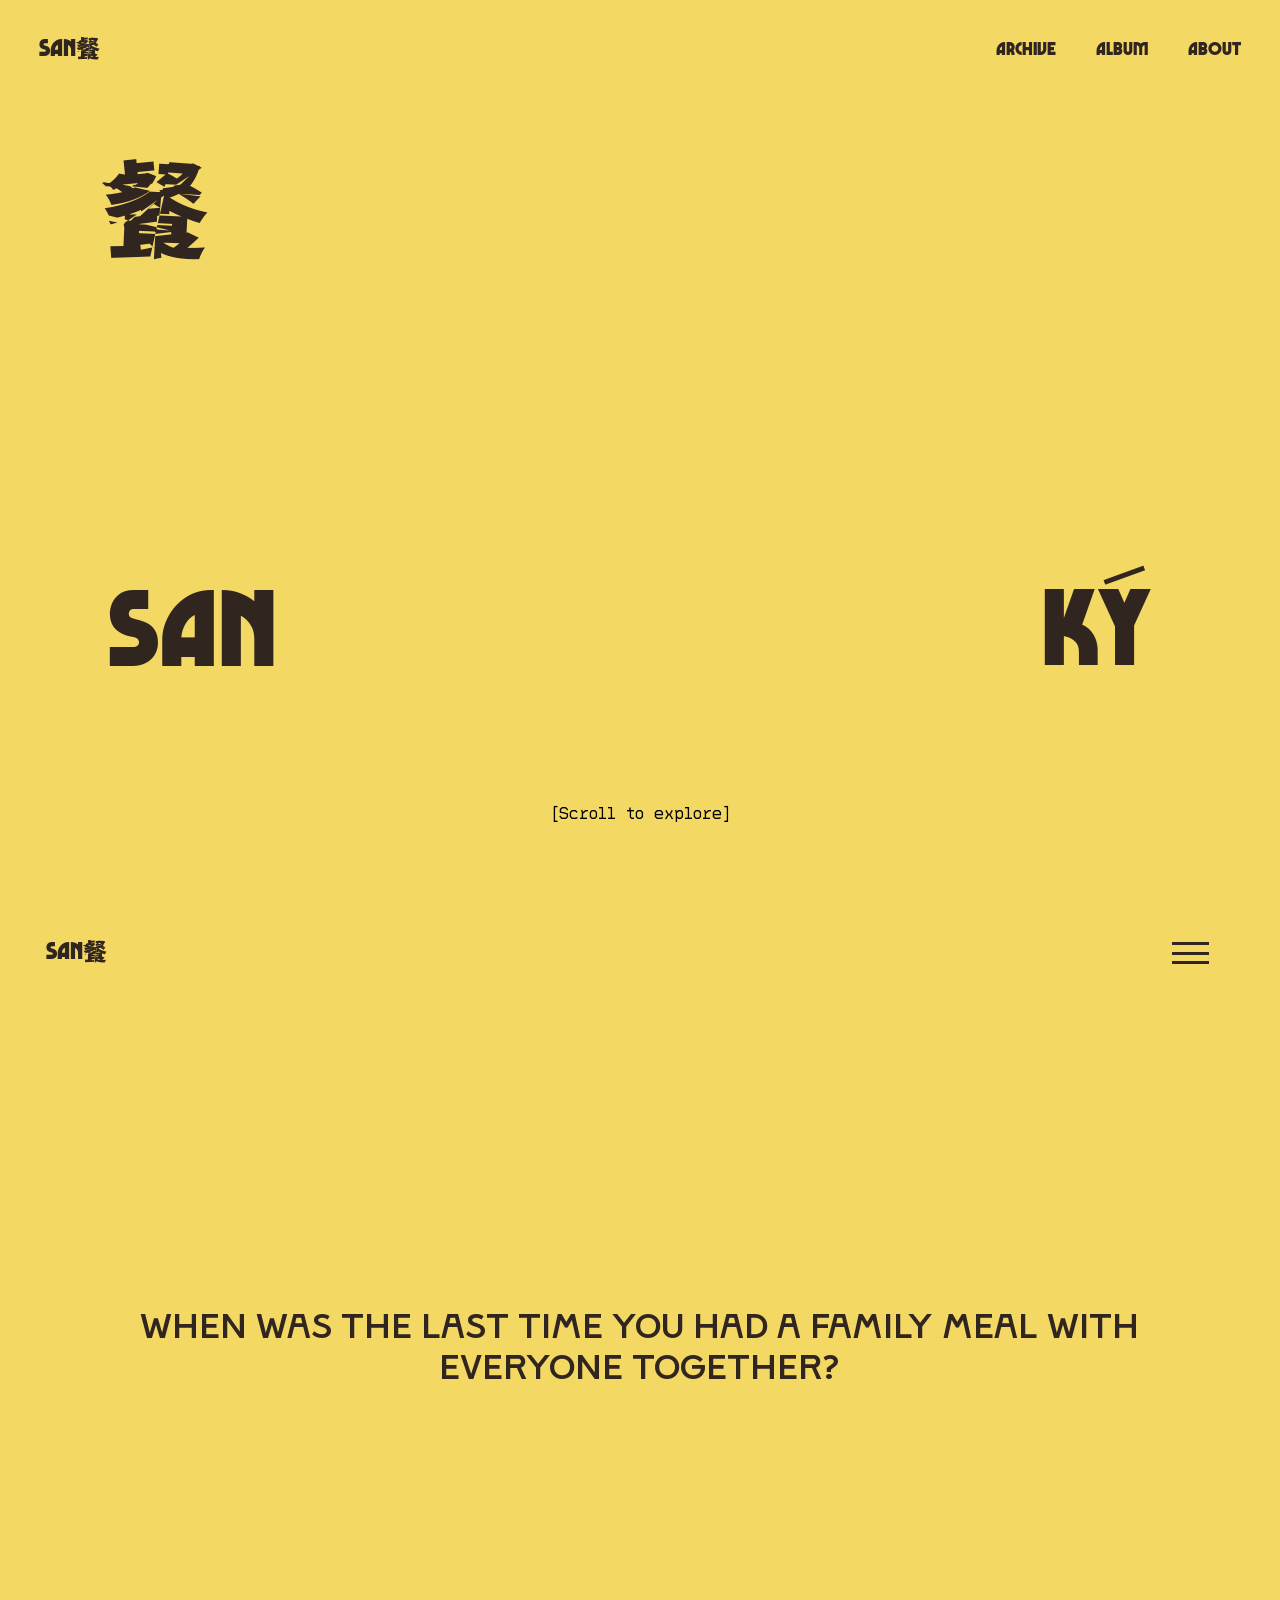
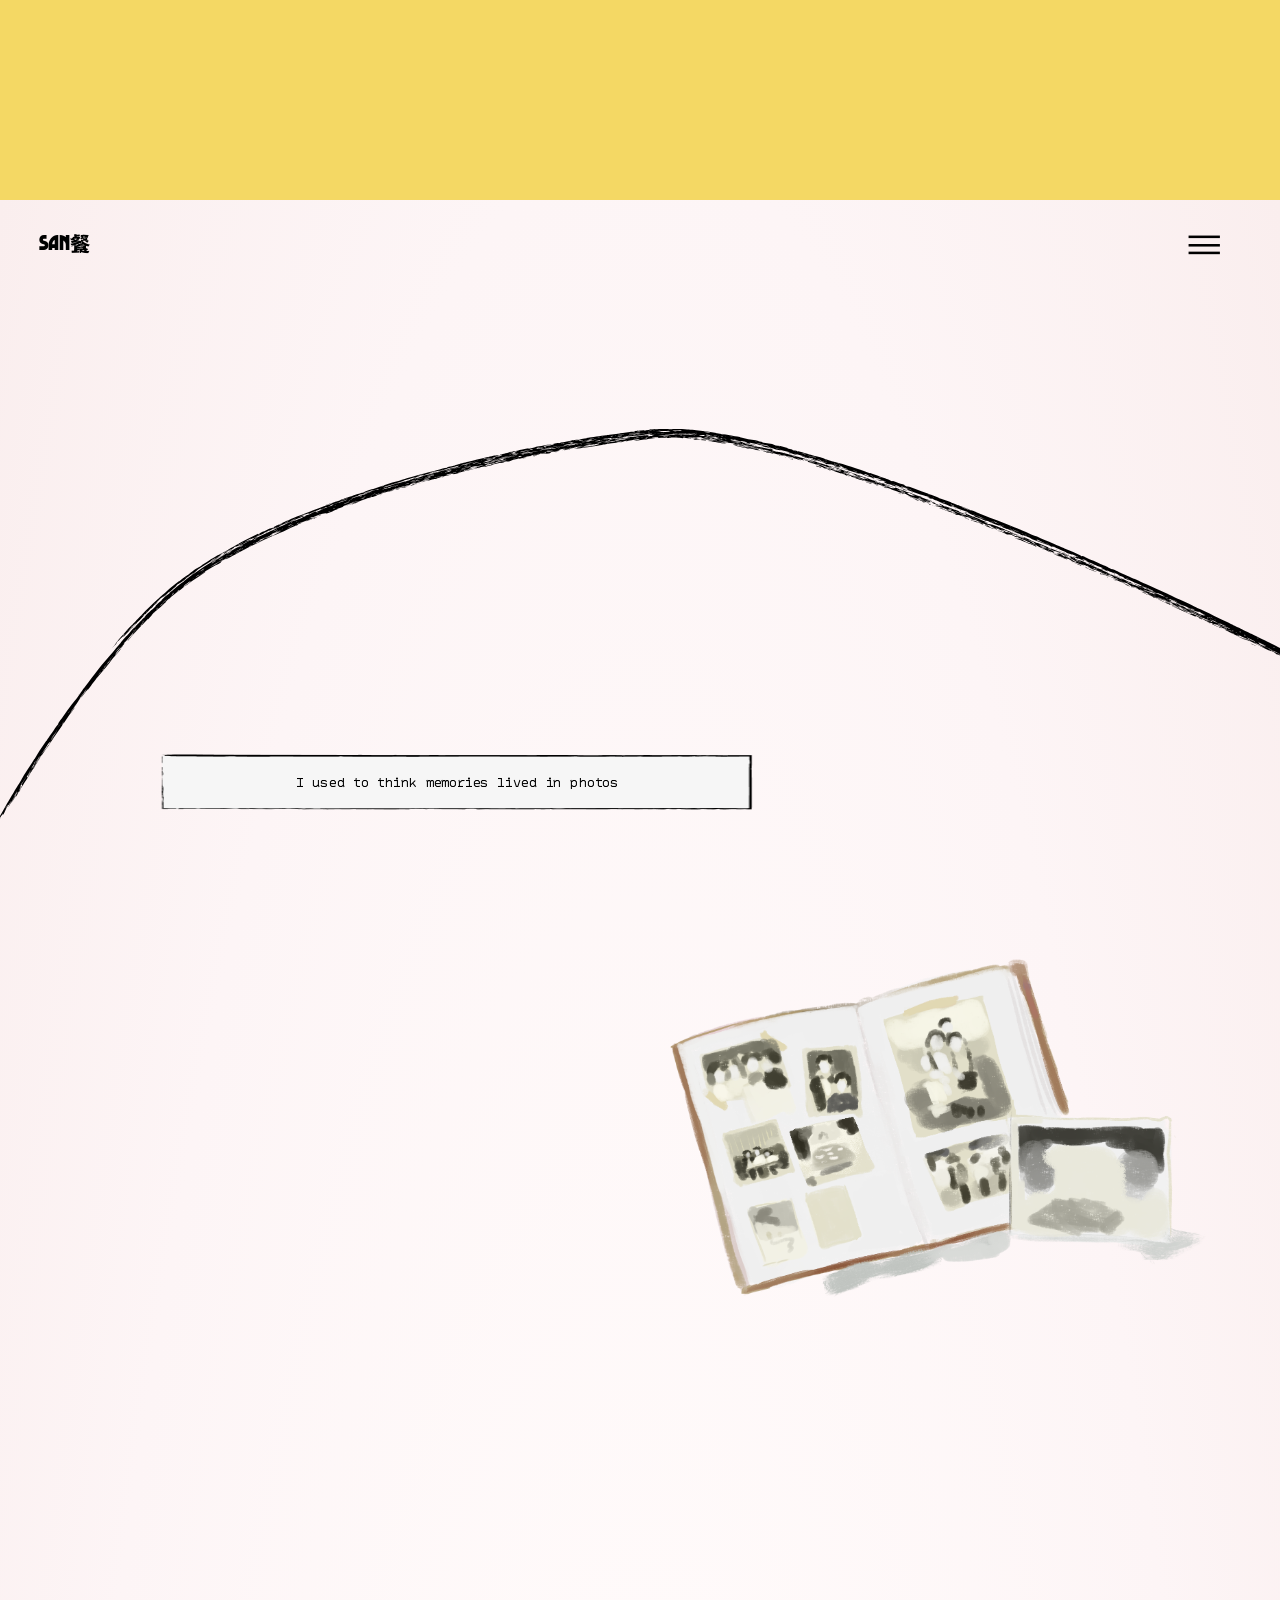
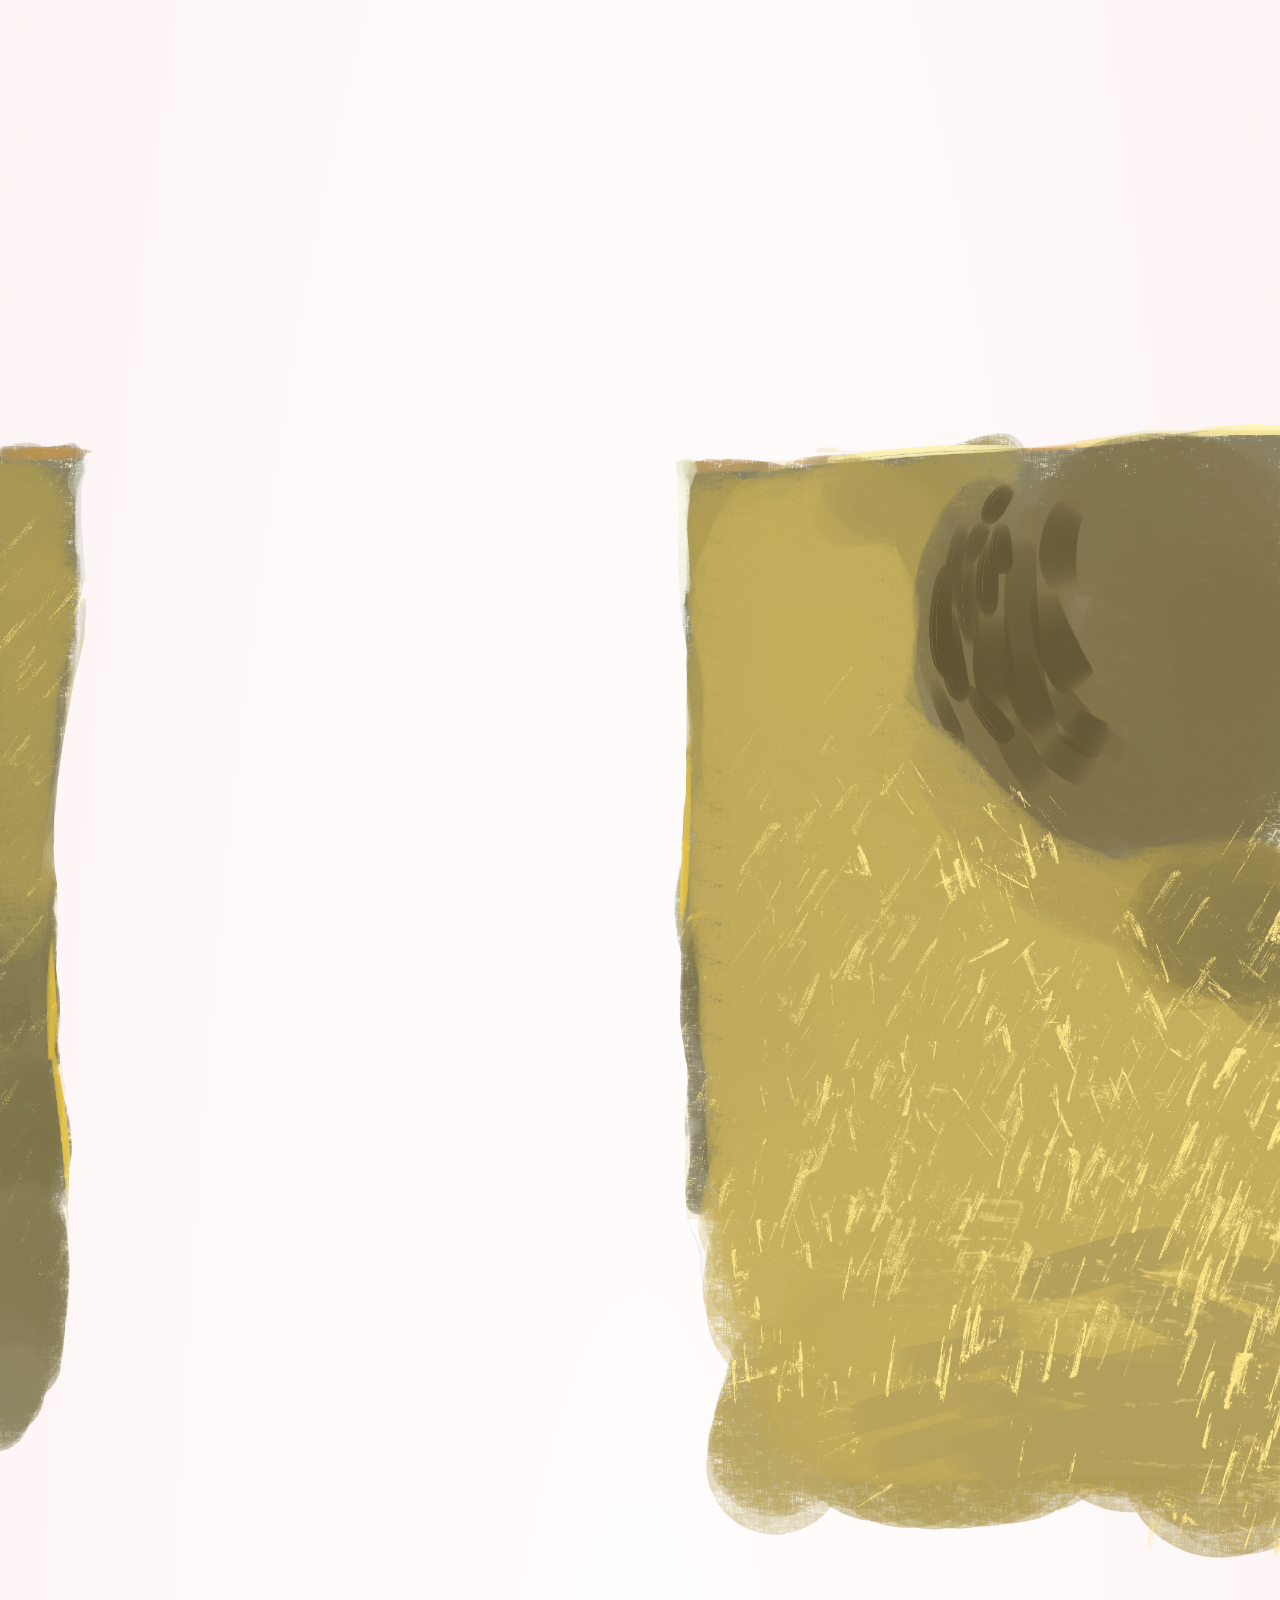
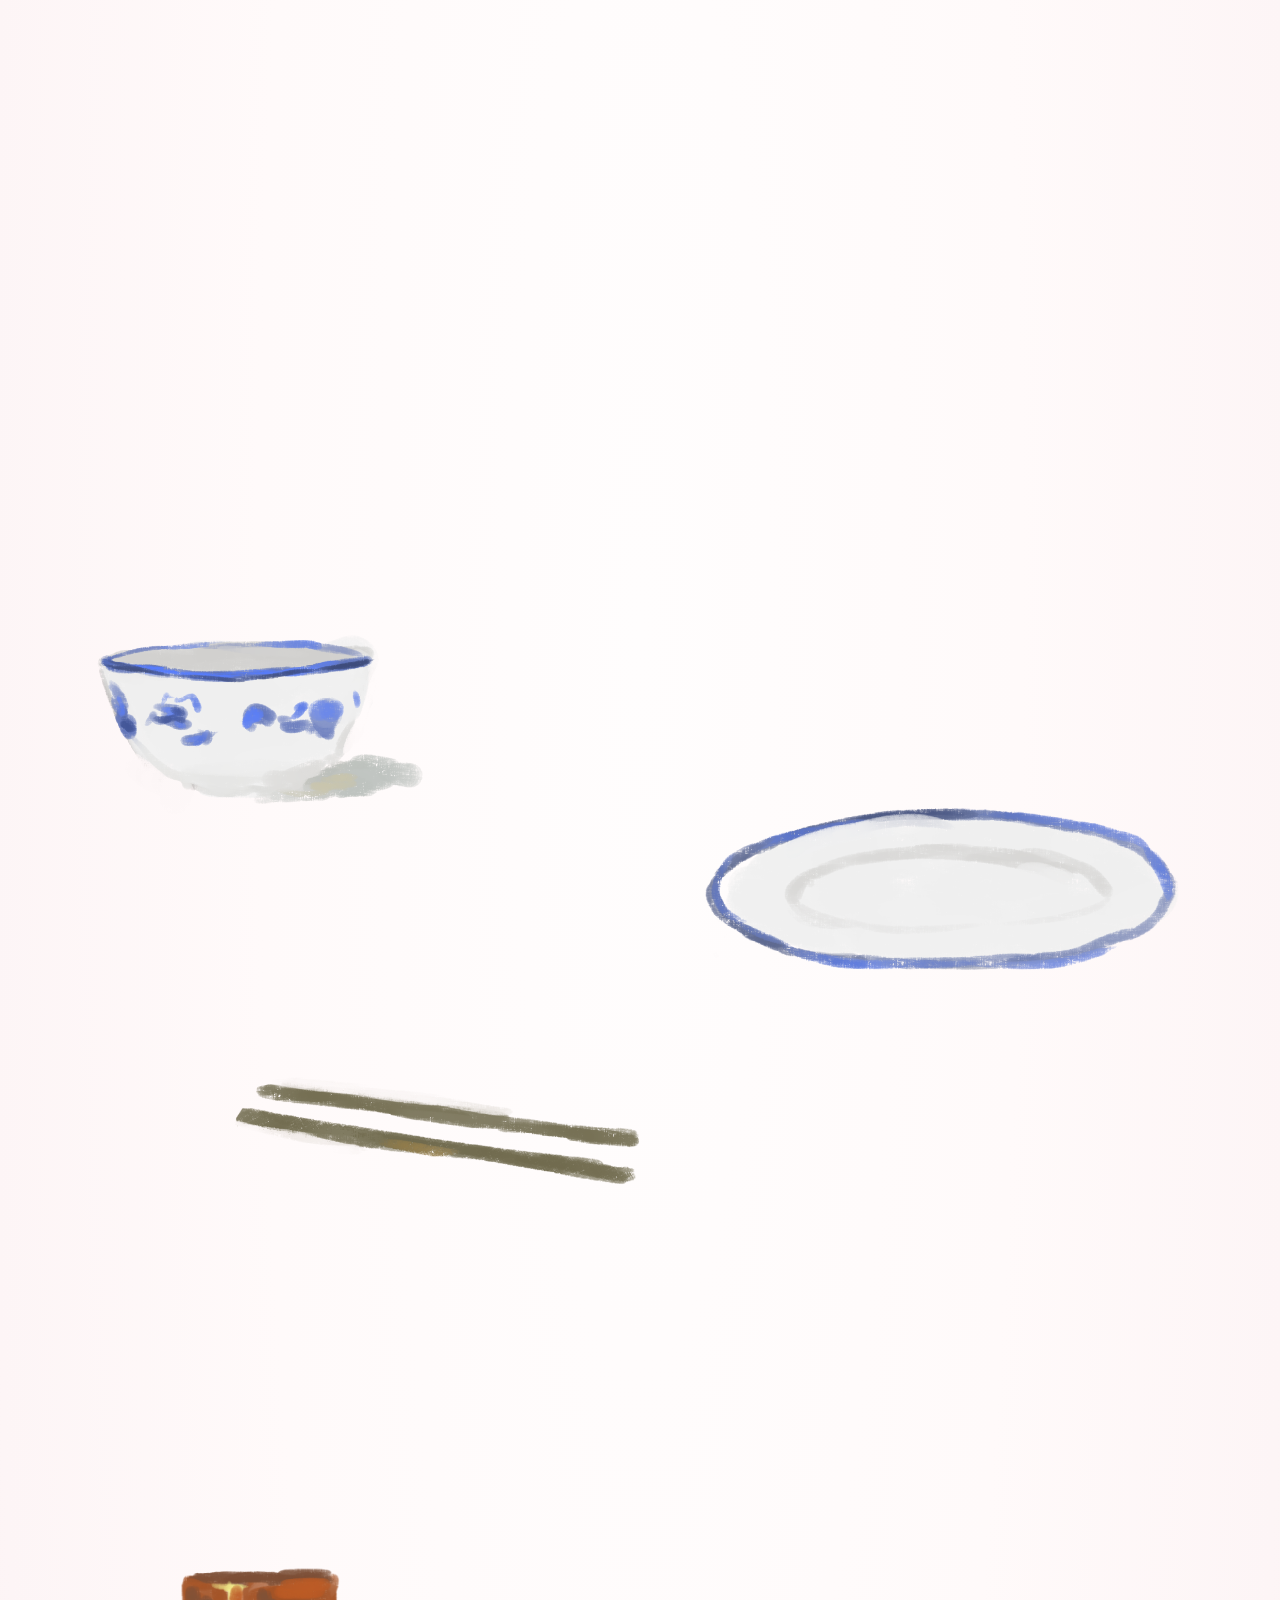
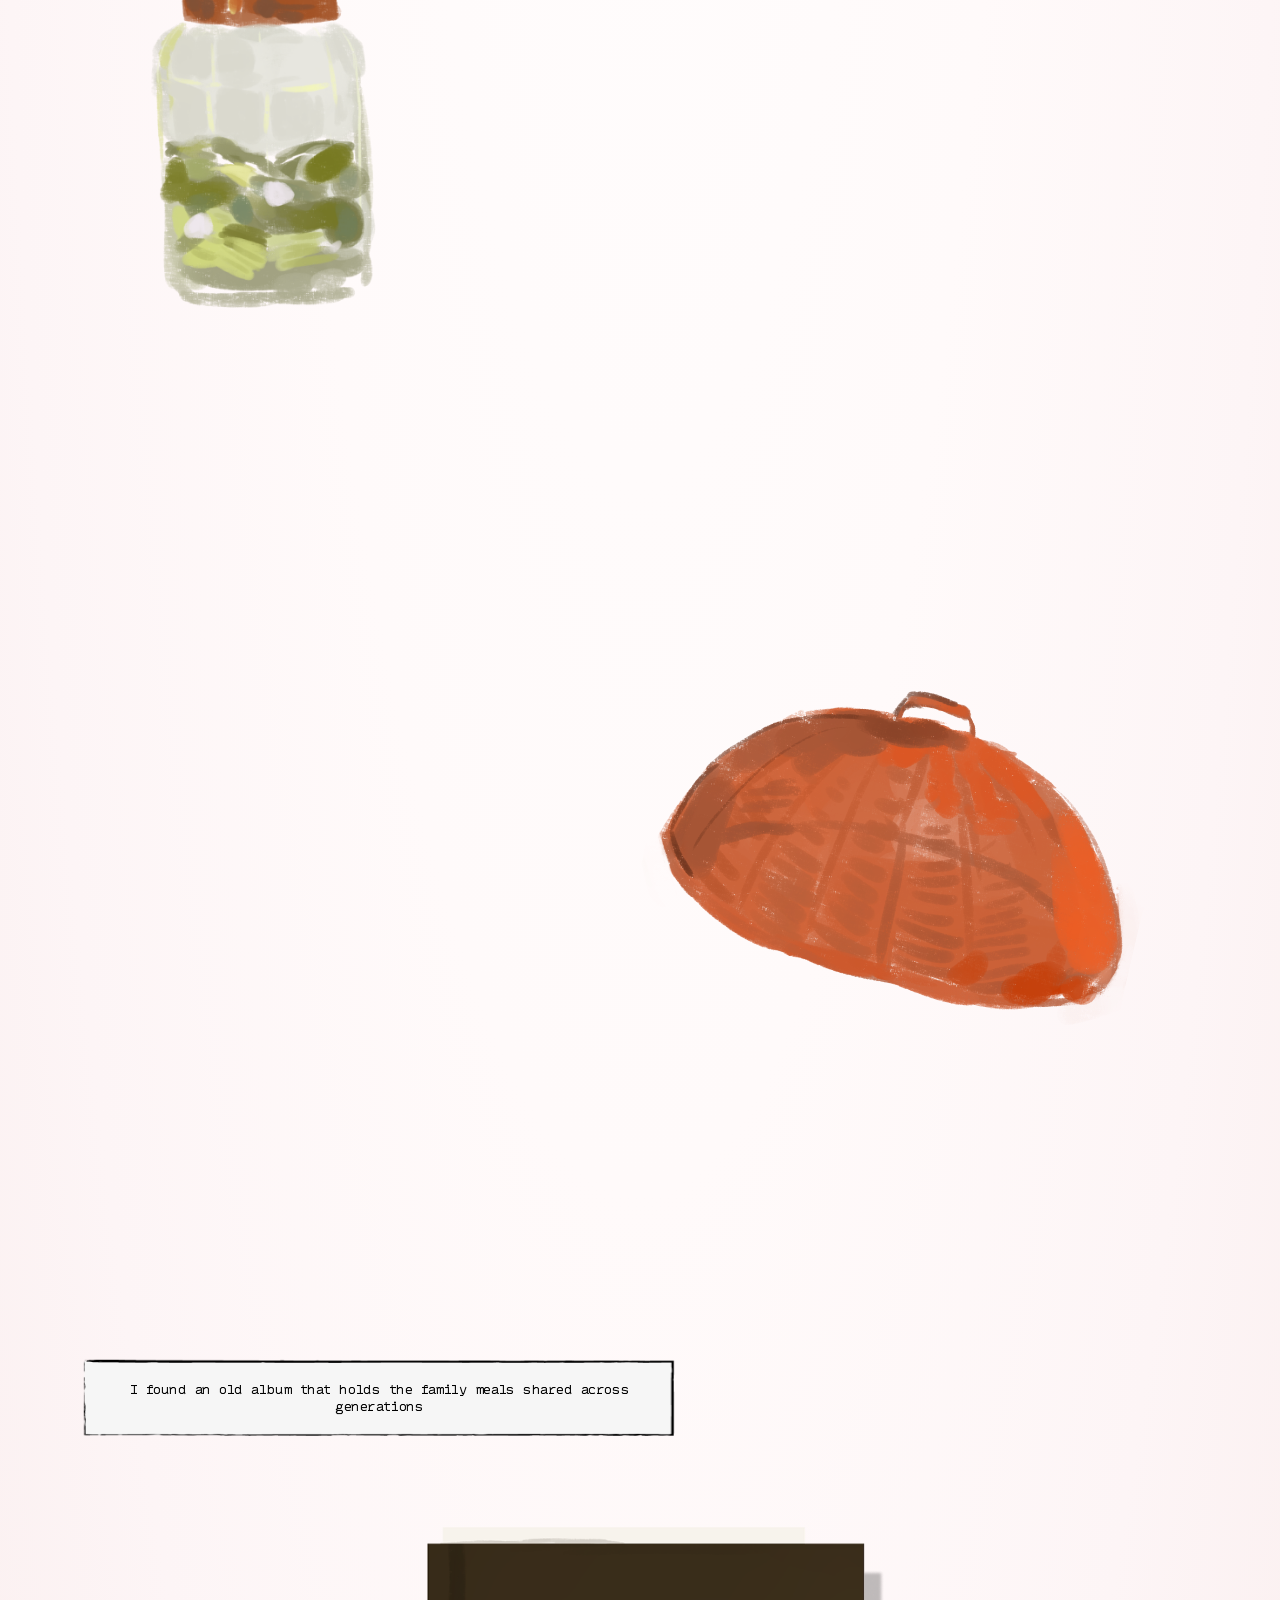
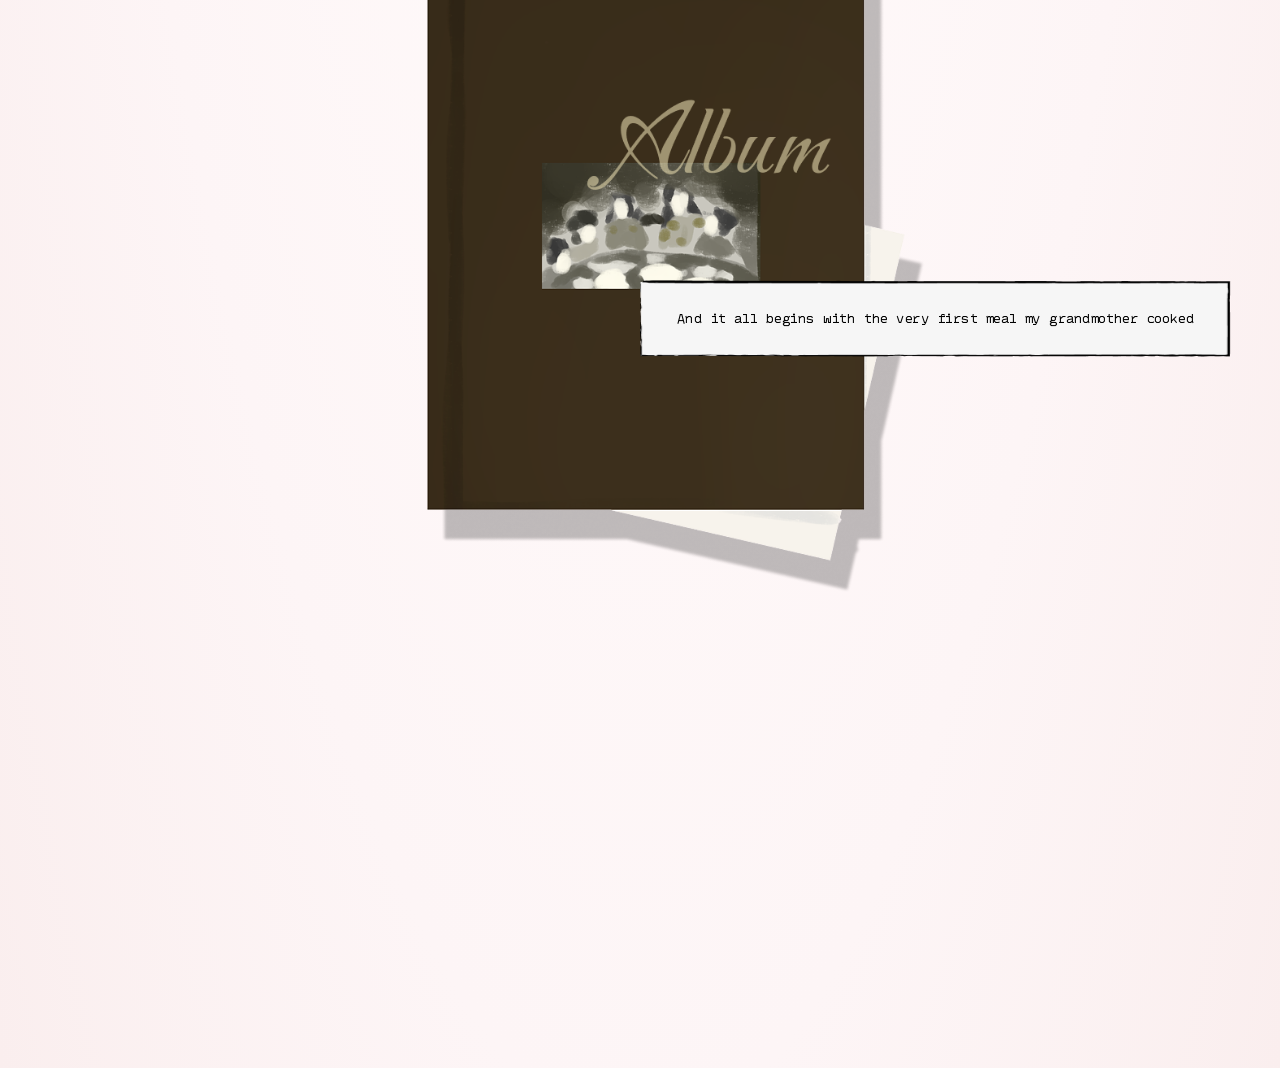
<file: index.html>
<!DOCTYPE html>
<html lang="en">

<head>
    <meta charset="UTF-8">
    <meta name="viewport" content="width=device-width, initial-scale=1.0">
    <title>SAN Ký</title>
    <link rel="stylesheet" href="./Style.css">
</head>

<body>

    <section class="hero" id="heroSection">

        <div class="brand">
            <span class="brand-text">San</span>
            <span class="brand-cn">餐</span>
        </div>

        <nav class="nav-links">
            <a href="pick đồ ăn/Archive/archive.html">Archive</a>
            <a href="album/1975/index.html">Album</a> 
            <a href="#">About

            </a> 
        </nav>

        <div class="hero-kanji">餐</div>

        <div class="hero-title-left">SAN</div>

        <div class="hero-title-right">KÝ</div>

        <div class="scroll-hint">
            [Scroll to explore]
        </div>

        <div id="cursorTrail"></div>

    </section>


    <section class="story-screen" id="storyScreen">

        <div class="story-brand">
            <span class="brand-text">San</span>
            <span class="brand-cn">餐</span>
        </div>

        <button class="menu-btn" type="button">
            <span></span>
            <span></span>
            <span></span>
        </button>

        <div class="story-content">

            <div class="story-stage active" id="questionStage">

                <p class="story-text reveal-line">
                    WHEN WAS THE LAST TIME YOU HAD A FAMILY MEAL WITH EVERYONE TOGETHER?
                </p>

            </div>

            <div class="story-stage" id="seatStage">

                <p class="story-text reveal-line">
                    Take a seat
                </p>

            </div>

            <div class="story-stage" id="discoverStage">

                <p class="story-text reveal-line">
                    Let's dIscover IT together
                </p>

                <button
                    class="start-btn"
                    id="startButton"
                    type="button"
                >

                    <img
                        id="startButtonImage"
                        src="./assets/button/START.png"
                        alt="START"
                    >

                </button>

            </div>

        </div>

    </section>


    <section class="memory-screen" id="memoryScreen">

        <div class="memory-brand">
            <span class="brand-text">San</span>
            <span class="brand-cn">餐</span>
        </div>

        <button class="memory-menu-btn" type="button">
            <span></span>
            <span></span>
            <span></span>
        </button>


        <div
            class="memory-message memory-message-1"
            id="memoryMessage1"
        >

            <div class="memory-text memory-text-1">
                The soft clinking of bowls and chopsticks can be heard
            </div>

        </div>


        <div
            class="memory-message memory-message-2"
            id="memoryMessage2"
        >

            <div class="memory-text memory-text-2">
                They live around the dining table, in the meals we share with the people we love
            </div>

        </div>


        <div
            class="memory-message memory-message-3"
            id="memoryMessage3"
        >

            <div class="memory-text memory-text-3">
                Some memories are not found in big moments
            </div>

        </div>


        <div
            class="memory-scroll-hint"
            id="memoryScrollHint"
        >
            [Scroll to explore]
        </div>

    </section>


    <section
        class="journey-section"
        id="journeySection"
    >

        <div class="journey-canvas">


            <div class="journey-header">

                <span class="brand-text">
                    San
                </span>

                <span class="brand-cn">
                    餐
                </span>

            </div>


            <button
                class="journey-menu"
                type="button"
            >

                <span></span>
                <span></span>
                <span></span>

            </button>


            <img
                class="curve-frame"
                src="./assets/story/curve.svg"
                alt=""
            >


            <div class="story-frame story-frame-1">

                <img
                    src="./assets/story/frame.png"
                    alt=""
                >

                <p>
                    I used to think memories lived in photos
                </p>

            </div>


            <img
                class="long-ban"
                src="./assets/story/album-photo.png"
                alt=""
            >


            <div
                class="kitchen-scene"
                id="kitchenScene"
            >

                <div
                    class="kitchen-reveal"
                    id="kitchenReveal"
                >

                    <img
                        src="./assets/story/kitchen.png"
                        class="kitchen-source"
                        id="kitchenSource"
                        alt=""
                    >

                    <canvas
                        id="kitchenCanvas"
                        class="kitchen-canvas"
                    ></canvas>

                    <img
                        src="./assets/story/kitchen-front.png"
                        class="kitchen-wall"
                        alt=""
                    >

                </div>

            </div>


            <div
                class="story-frame story-frame-2 journey-text-2"
                id="journeyText2"
            >

                <img
                    src="./assets/story/frame.png"
                    alt=""
                >

                <p>
                    Later, I found them in a simple bowl, a pair of chopsticks,
                    or a familiar dish on the table
                </p>

            </div>


            <img
                class="food food-bowl"
                src="./assets/story/bowl.png"
                alt=""
            >


            <img
                class="food food-plate"
                src="./assets/story/plate.png"
                alt=""
            >


            <img
                class="food food-chopsticks"
                src="./assets/story/chopsticks.png"
                alt=""
            >


            <img
                class="food food-jar"
                src="./assets/story/salt-jar.png"
                alt=""
            >


            <img
                class="album-open"
                src="./assets/story/food-cover.png"
                alt=""
            >


            <div class="story-frame story-frame-3">

                <img
                    src="./assets/story/frame.png"
                    alt=""
                >

                <p>
                    I found an old album that holds the family meals
                    shared across generations
                </p>

            </div>


           <img 
    class="album-cover"
    id="openAlbum"
    src="./assets/story/album.png" 
    alt="" 
>


        


            <div class="story-frame story-frame-4">

                <img
                    src="./assets/story/frame.png"
                    alt=""
                >

                <p>
                    And it all begins with the very first meal
                    my grandmother cooked
                </p>

            </div>


        </div>

    </section>


    <script src="./script.js"></script>

</body>

</html>
</file>
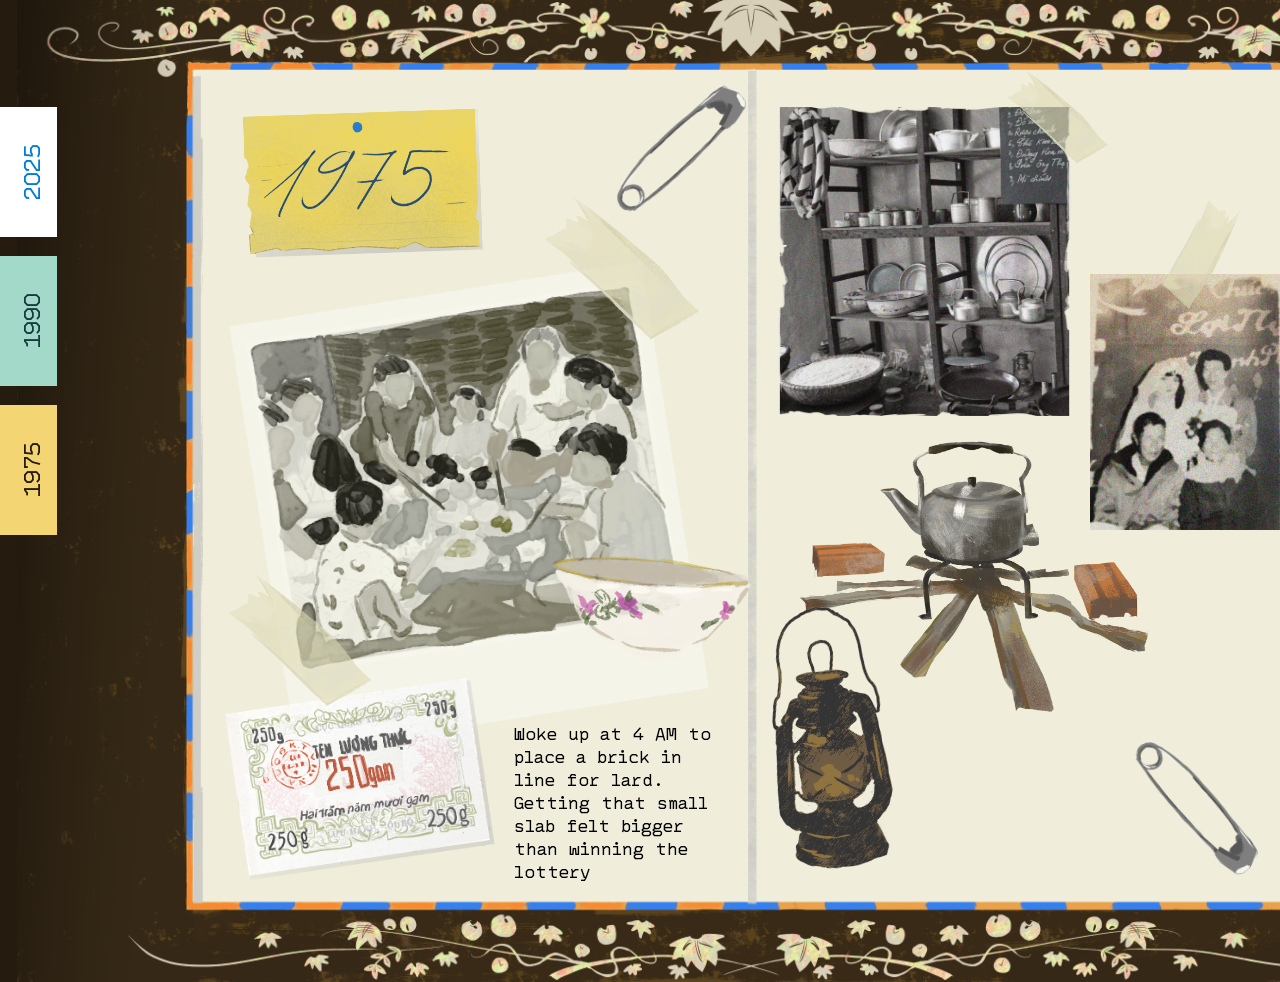
<file: album/1975/index.html>
<!DOCTYPE html>
<html lang="vi">

<head>
    <meta charset="UTF-8">
    <meta name="viewport" content="width=device-width, initial-scale=1.0">
    <title>Album 1975</title>
    <link rel="stylesheet" href="./style.css">
</head>

<body>

    <div class="canvas-container">

        <img
            class="hero-bg"
            src="./assets/vien.png"
            alt="Background"
            draggable="false"
        >

        <div class="left-bar"></div>

        <div
            class="year-tab tab-1975"
            data-property-1="Active"
        >
            <span class="text-1975">
                1975
            </span>
        </div>

        <div
            class="year-tab tab-1990"
            data-property-1="Default"
        >
            <span class="text-1990">
                1990
            </span>
        </div>

        <div
            class="year-tab tab-2025"
            data-property-1="Default"
        >
            <span class="text-2025">
                2025
            </span>
        </div>

        <div class="right-bar"></div>

        

        <div class="quote-container">

            <div class="quote-text">
                Woke up at 4 AM to place a brick in line for lard.
                Getting that small slab felt bigger than winning the lottery
            </div>

        </div>

        <div
            class="photo-frame timeline-trigger"
            id="timeline1975"
            data-timeline="1975"
            data-property-1="Default"
        >
            <img
                src="./assets/anh1975.png"
                alt="Main Photo 1975"
                draggable="false"
            >
        </div>

        <img
            class="img-1 draggable"
            src="./assets/1975tag.png"
            alt="1975 Tag"
            draggable="false"
        >

        <img
            class="img-2 draggable"
            src="./assets/tem_luong_thuc.png"
            alt="Tem luong thuc"
            draggable="false"
        >

        <img
            class="img-3 draggable"
            src="./assets/ghim.png"
            alt="Ghim 1"
            draggable="false"
        >

        <img
            class="img-4 draggable"
            src="./assets/ghim.png"
            alt="Ghim 2"
            draggable="false"
        >

        <img
            class="img-5 draggable"
            src="./assets/tape.png"
            alt="Tape 1"
            draggable="false"
        >

        <img
            class="img-6 draggable"
            src="./assets/tape.png"
            alt="Tape 2"
            draggable="false"
        >

        <img
            class="img-7 draggable"
            src="./assets/anh_1.png"
            alt="Photo 1"
            draggable="false"
        >

        <img
            class="img-8 draggable"
            src="./assets/anh_2.png"
            alt="Photo 2"
            draggable="false"
        >

        <img
            class="img-9 draggable"
            src="./assets/cui.png"
            alt="Cui"
            draggable="false"
        >

        <img
            class="img-10 draggable"
            src="./assets/den_dau.png"
            alt="Den dau"
            draggable="false"
        >

        <img
            class="img-11 draggable"
            src="./assets/tape.png"
            alt="Tape 3"
            draggable="false"
        >

        <img
            class="img-12 draggable"
            src="./assets/tape.png"
            alt="Tape 4"
            draggable="false"
        >

        <img
            class="img-13 draggable"
            src="./assets/bathoa.png"
            alt="Bat hoa"
            draggable="false"
        >

    </div>

    <script src="./script.js"></script>

</body>

</html>
</file>
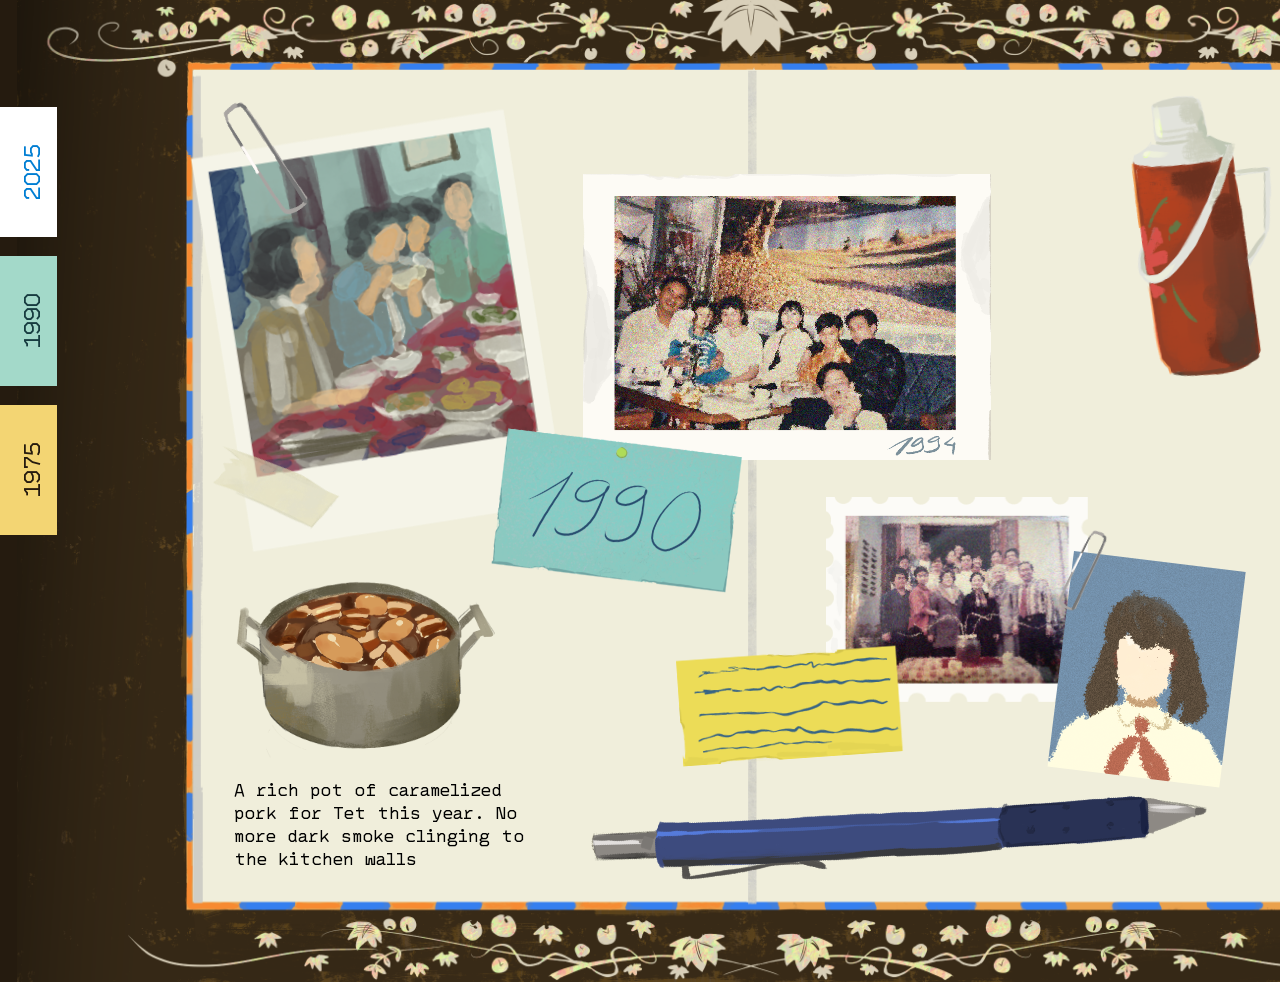
<file: album/1990/index.html>
<!DOCTYPE html>
<html lang="vi">

<head>
    <meta charset="UTF-8">
    <meta name="viewport" content="width=device-width, initial-scale=1.0">
    <title>Album 1990</title>
    <link rel="stylesheet" href="./style.css">
</head>

<body>

    <div class="canvas-container">

        <img
            class="hero-bg"
            src="./assets/vien.png"
            alt="Background"
            draggable="false"
        >

        <div class="left-bar"></div>

        <div
            class="year-tab tab-1975"
            data-property-1="Default"
        >
            <span class="text-1975">
                1975
            </span>
        </div>

        <div
            class="year-tab tab-1990"
            data-property-1="Active"
        >
            <span class="text-1990">
                1990
            </span>
        </div>

        <div
            class="year-tab tab-2025"
            data-property-1="Default"
        >
            <span class="text-2025">
                2025
            </span>
        </div>

        <div class="right-bar"></div>

        <div class="quote-container">

            <div class="quote-text">
                A rich pot of caramelized pork for Tet this year.
                No more dark smoke clinging to the kitchen walls
            </div>

        </div>

        <div
            class="photo-frame timeline-trigger"
            id="timeline1990"
            data-timeline="1990"
            data-property-1="Default"
        >
            <img
                src="./assets/anh1990.png"
                alt="Main Photo 1990"
                draggable="false"
            >
        </div>

        <img
            class="img-1 draggable"
            src="./assets/phich_nuoc.png"
            alt="Phich nuoc"
            draggable="false"
        >

        <img
            class="img-2 draggable"
            src="./assets/clipper1.png"
            alt="Clipper 1"
            draggable="false"
        >

        <img
            class="img-3 draggable"
            src="./assets/noi_thit_kho.png"
            alt="Noi thit kho"
            draggable="false"
        >

        <img
            class="img-4 draggable"
            src="./assets/1994.png"
            alt="1994"
            draggable="false"
        >

        <img
            class="img-5 draggable"
            src="./assets/1990tag.png"
            alt="1990 Tag"
            draggable="false"
        >

        <img
            class="img-6 draggable"
            src="./assets/tape.png"
            alt="Tape"
            draggable="false"
        >

        <img
            class="img-7 draggable"
            src="./assets/pen.png"
            alt="Pen"
            draggable="false"
        >

        <img
            class="img-8 draggable"
            src="./assets/anh_1990_2.png"
            alt="Photo 1990 2"
            draggable="false"
        >

        <img
            class="img-9 draggable"
            src="./assets/note1.png"
            alt="Note"
            draggable="false"
        >

        <img
            class="img-10 draggable"
            src="./assets/anh_the.png"
            alt="Anh the"
            draggable="false"
        >

        <img
            class="img-11 draggable"
            src="./assets/clipper1.png"
            alt="Clipper 2"
            draggable="false"
        >

    </div>

    <script src="./script.js"></script>

</body>

</html>
</file>
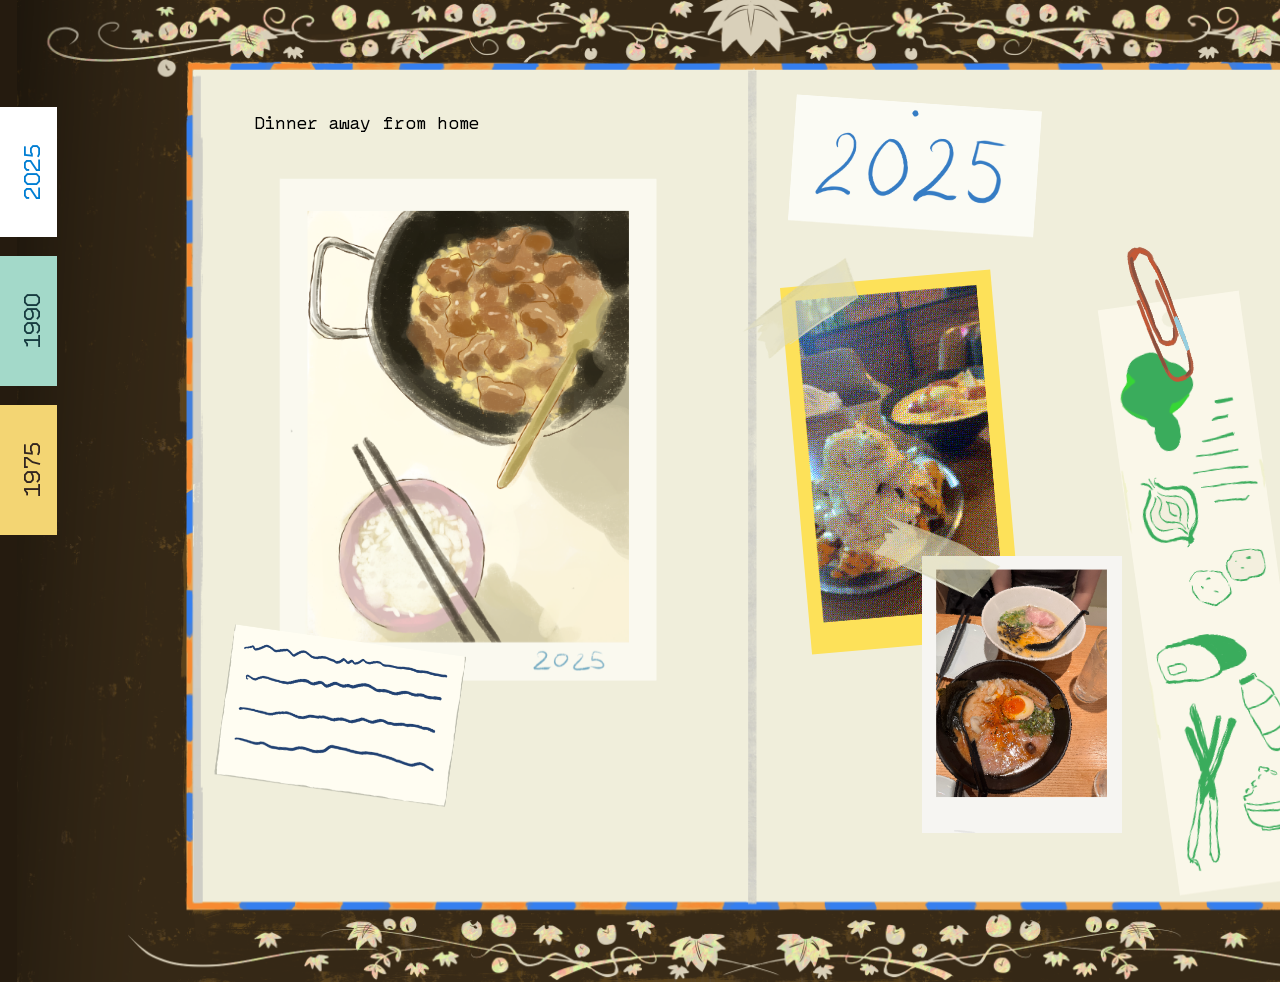
<file: album/2025/index.html>
<!DOCTYPE html>
<html lang="vi">

<head>
    <meta charset="UTF-8">
    <meta name="viewport" content="width=device-width, initial-scale=1.0">
    <title>Album 2025</title>
    <link rel="stylesheet" href="./style.css">
</head>

<body>

    <div class="canvas-container">

        <img
            class="hero-bg"
            src="./assets/vien.png"
            alt="Background"
            draggable="false"
        >

        <div class="left-bar"></div>

        <div
            class="year-tab tab-1975"
            data-property-1="Default"
        >
            <span class="text-1975">
                1975
            </span>
        </div>

        <div
            class="year-tab tab-1990"
            data-property-1="Default"
        >
            <span class="text-1990">
                1990
            </span>
        </div>

        <div
            class="year-tab tab-2025"
            data-property-1="Active"
        >
            <span class="text-2025">
                2025
            </span>
        </div>

        <div class="right-bar"></div>


        <div class="title-container">

            <div class="title-text">
                Dinner away from home
            </div>

        </div>

        <img
            class="img-1 draggable"
            src="./assets/2025tag.png"
            alt="2025 Tag"
            draggable="false"
        >

        <img
            class="img-2 draggable"
            src="./assets/asset 2025.png"
            alt="2025 Asset"
            draggable="false"
        >

        <img
            class="img-3 draggable"
            src="./assets/mh.png"
            alt="Photo MH"
            draggable="false"
        >

        <img
            class="img-4 draggable"
            src="./assets/clipper2.png"
            alt="Clipper"
            draggable="false"
        >

        <img
            class="img-5 timeline-trigger"
            id="timeline2025"
            data-timeline="2025"
            src="./assets/anh2025.png"
            alt="Main Photo 2025"
            draggable="false"
        >

        <img
            class="img-6 draggable"
            src="./assets/note 3.png"
            alt="Note"
            draggable="false"
        >

        <img
            class="img-7 draggable"
            src="./assets/ramen.png"
            alt="Ramen"
            draggable="false"
        >

        <img
            class="img-8 draggable"
            src="./assets/tape.png"
            alt="Tape 1"
            draggable="false"
        >

        <img
            class="img-9 draggable"
            src="./assets/tape.png"
            alt="Tape 2"
            draggable="false"
        >

    </div>

    <script src="./script.js"></script>

</body>

</html>
</file>
<file: Style.css>
@font-face {
    font-family: 'Lodestone';
    src: url('./assets/fonts/iCielBC Lodestone.woff2') format('woff2');
    font-weight: 400;
}

@font-face {
    font-family: 'ZeroGothic';
    src: url('./assets/fonts/ZeroGothic.woff2') format('woff2');
    font-weight: 400 700;
}

@font-face {
    font-family: 'StampaV2';
    src: url('./assets/fonts/DFVN STAMPA V2.woff2') format('woff2');
    font-weight: 400;
}

@font-face {
    font-family: 'BVH Anto Plot Mono Trial';
    src: url('./assets/fonts/BVHAntoPlotMonoTrial-Regular.woff2') format('woff2');
    font-weight: 400;
}

:root {
    --asset-scale: 1;
    --journey-scale: 1;
}

* {
    box-sizing: border-box;
}

html,
body {
    margin: 0;
    padding: 0;
    width: 100%;
    scrollbar-width: none;
    -ms-overflow-style: none;
}

html::-webkit-scrollbar,
body::-webkit-scrollbar {
    display: none;
    width: 0;
    height: 0;
}

html {
    scroll-behavior: auto;
}

body {
    overflow-x: hidden;
    background: #F4D864;
}

button {
    font: inherit;
}

.hero {
    position: relative;
    width: 100vw;
    height: 100vh;
    overflow: hidden;
    background: #F4D864;
    color: #312520;
}

.brand {
    position: absolute;
    left: 3.042%;
    top: 4.073%;
    z-index: 20;
    display: flex;
}

.brand-text {
    font-family: 'Lodestone', sans-serif;
    font-size: 24px;
    font-weight: 400;
    line-height: 1;
}

.brand-cn {
    font-family: 'ZeroGothic', sans-serif;
    font-size: 24px;
    font-weight: 400;
    line-height: 1;
}

.nav-links {
    position: absolute;
    right: 3.042%;
    top: 4.582%;
    z-index: 20;
    display: flex;
    align-items: center;
    gap: 40px;
}

.nav-links a {
    color: #312520;
    text-decoration: none;
    font-family: 'Lodestone', sans-serif;
    font-size: 18px;
    font-weight: 400;
    line-height: 1;
}

.hero-kanji {
    position: absolute;
    left: 7.870%;
    top: 17.515%;
    font-family: 'ZeroGothic', sans-serif;
    font-size: calc(128px * var(--asset-scale));
    font-weight: 700;
    line-height: 1;
}

.hero-title-left {
    position: absolute;
    left: 8.466%;
    top: 64.562%;
    font-family: 'Lodestone', sans-serif;
    font-size: calc(128px * var(--asset-scale));
    font-weight: 400;
    line-height: 1;
}

.hero-title-right {
    position: absolute;
    left: 81.349%;
    top: 64.460%;
    font-family: 'Lodestone', sans-serif;
    font-size: calc(128px * var(--asset-scale));
    font-weight: 400;
    line-height: 1;
}

.scroll-hint {
    position: absolute;
    left: 50%;
    top: 89.104%;
    transform: translateX(-50%);
    color: #000;
    font-family: 'BVH Anto Plot Mono Trial', monospace;
    font-size: calc(20px * var(--asset-scale));
    font-weight: 400;
    line-height: normal;
    white-space: nowrap;
    z-index: 20;
    pointer-events: none;
}

#cursorTrail {
    position: absolute;
    inset: 0;
    overflow: hidden;
    pointer-events: none;
    z-index: 10;
}

.trail-img {
    position: absolute;
    width: 220px;
    height: auto;
    pointer-events: none;
    opacity: 0;
    transform: translate(-50%, -50%) rotate(var(--rotation)) scale(.82);
    transition:
        opacity .35s ease,
        transform .35s ease;
}

.trail-img.show {
    opacity: 1;
    transform: translate(-50%, -50%) rotate(var(--rotation)) scale(1);
}

.story-screen {
    position: relative;
    width: 100vw;
    height: 100vh;
    overflow: hidden;
    background: #F4D864;
    color: #312520;
}

.story-brand {
    position: absolute;
    left: 46px;
    top: 40px;
    display: flex;
    z-index: 10;
}

.menu-btn,
.memory-menu-btn {
    position: absolute;
    right: 71px;
    top: 42px;
    width: 36.67px;
    height: 22px;
    padding: 0;
    border: 0;
    background: transparent;
    z-index: 20;
}

.menu-btn span,
.memory-menu-btn span {
    position: absolute;
    left: 0;
    width: 36.67px;
    height: 3px;
    background: #312520;
}

.menu-btn span:nth-child(1),
.memory-menu-btn span:nth-child(1) {
    top: 0;
}

.menu-btn span:nth-child(2),
.memory-menu-btn span:nth-child(2) {
    top: 9.5px;
}

.menu-btn span:nth-child(3),
.memory-menu-btn span:nth-child(3) {
    top: 19px;
}

.story-content {
    position: absolute;
    left: 6.746%;
    top: 45.112%;
    width: 86.508%;
}

.story-stage {
    position: absolute;
    inset: 0;
    display: flex;
    flex-direction: column;
    align-items: center;
    opacity: 0;
    visibility: hidden;
    pointer-events: none;
}

.story-stage.active {
    opacity: 1;
    visibility: visible;
    pointer-events: auto;
}

.story-text {
    width: 100%;
    margin: 0;
    text-align: center;
    font-family: 'StampaV2', sans-serif;
    font-size: calc(40px * var(--asset-scale));
    font-weight: 400;
    line-height: 1.2;
    color: #312520;
}

.reveal-line {
    clip-path: inset(0 100% 0 0);
}

#questionStage .reveal-line {
    clip-path: inset(0);
}

#seatStage.active .reveal-line,
#discoverStage.active .reveal-line {
    animation: textReveal 3.5s cubic-bezier(.22, 1, .36, 1) forwards;
}

@keyframes textReveal {
    from {
        clip-path: inset(0 100% 0 0);
    }

    to {
        clip-path: inset(0);
    }
}

.start-btn {
    position: absolute;
    left: 50%;
    top: calc(124px * var(--asset-scale));
    width: calc(270px * var(--asset-scale));
    height: calc(78px * var(--asset-scale));
    padding: 0;
    border: 0;
    background: transparent;
    transform: translate(-50%, 10px);
    opacity: 0;
    visibility: hidden;
    pointer-events: none;
    cursor: pointer;
    transition:
        opacity 1.35s ease,
        transform 1.35s cubic-bezier(.22, 1,.36, 1);
}

.start-btn.show {
    opacity: 1;
    visibility: visible;
    pointer-events: auto;
    transform: translate(-50%, 0);
}

.start-btn img {
    display: block;
    width: 100%;
    height: 100%;
    object-fit: contain;
}

.memory-screen {
    position: fixed;
    inset: 0;
    width: 100vw;
    height: 100vh;
    overflow: hidden;
    background:
        radial-gradient(
            ellipse at center,
            #fffdfd 0%,
            #fffafa 42%,
            #fdf5f6 72%,
            #faeeee 100%
        );
    z-index: 100;
    opacity: 0;
    visibility: hidden;
    pointer-events: none;
    transition: opacity .7s ease;
}

.memory-screen.active {
    opacity: 1;
    visibility: visible;
    pointer-events: auto;
}

.memory-screen.leave {
    opacity: 0;
    pointer-events: none;
}

.memory-brand {
    position: absolute;
    left: 46px;
    top: 40px;
    display: flex;
    z-index: 10;
}

.memory-message {
    position: absolute;
    opacity: 0;
    visibility: hidden;
    pointer-events: none;
    transform: translateY(14px);
    transition:
        opacity .75s ease,
        transform 1s cubic-bezier(.22, 1, .36, 1),
        visibility 0s linear .75s;
}

.memory-message.is-visible {
    opacity: 1;
    visibility: visible;
    transform: translateY(0);
    transition:
        opacity .75s ease,
        transform 1s cubic-bezier(.22, 1, .36, 1),
        visibility 0s;
}

.memory-text {
    position: absolute;
    display: flex;
    justify-content: center;
    align-items: center;
    text-align: center;
    color: #000;
    background: #F6F6F6;
    outline: 4px solid #000;
    outline-offset: -2px;
    padding: 10px;
    font-family: 'BVH Anto Plot Mono Trial', monospace;
    font-size: calc(20px * var(--asset-scale));
    font-weight: 400;
    line-height: normal;
}

.memory-message-1 {
    left: 10.251%;
    top: 31.161%;
    width: calc(732px * var(--asset-scale));
    height: calc(95px * var(--asset-scale));
}

.memory-text-1 {
    inset: 0;
    width: 100%;
    height: 100%;
}

.memory-message-2 {
    left: 46.693%;
    top: 40.835%;
    width: calc(698px * var(--asset-scale));
    height: calc(90px * var(--asset-scale));
}

.memory-text-2 {
    inset: 0;
    width: 100%;
    height: 100%;
}

.memory-message-3 {
    left: 28.241%;
    top: 36.762%;
    width: calc(658px * var(--asset-scale));
    height: calc(100px * var(--asset-scale));
}

.memory-text-3 {
    inset: 0;
    width: 100%;
    height: 100%;
}

.memory-scroll-hint {
    position: absolute;
    left: 50%;
    top: 89.104%;
    transform: translate(-50%, 12px);
    color: #000;
    font-family: 'BVH Anto Plot Mono Trial', monospace;
    font-size: calc(20px * var(--asset-scale));
    font-weight: 400;
    white-space: nowrap;
    opacity: 0;
    visibility: hidden;
    pointer-events: none;
    transition:
        opacity .8s ease,
        transform 1s cubic-bezier(.22, 1, .36, 1),
        visibility 0s linear .8s;
}

.memory-scroll-hint.show {
    opacity: 1;
    visibility: visible;
    transform: translate(-50%, 0);
    transition:
        opacity .8s ease,
        transform 1s cubic-bezier(.22, 1, .36, 1),
        visibility 0s;
}

.journey-section {
    position: relative;
    width: 100%;
    height: calc(8585px * var(--journey-scale));
    background:
        radial-gradient(
            ellipse at center,
            #fffdfd 0%,
            #fffafa 42%,
            #fdf5f6 72%,
            #faeeee 100%
        );
    overflow: hidden;
}

.journey-canvas {
    position: absolute;
    left: 50%;
    top: 0;
    width: 1512px;
    height: 8585px;
    background:
        radial-gradient(
            ellipse at center,
            #fffdfd 0%,
            #fffafa 42%,
            #fdf5f6 72%,
            #faeeee 100%
        );
    transform: translateX(-50%) scale(var(--journey-scale));
    transform-origin: top center;
}

.journey-header {
    position: absolute;
    left: 46px;
    top: 40px;
    display: flex;
    z-index: 50;
}

.journey-header .brand-text {
    font-size: 24px;
}

.journey-header .brand-cn {
    font-size: 24px;
}

.journey-menu {
    position: absolute;
    left: 1404px;
    top: 42px;
    width: 36.67px;
    height: 22px;
    padding: 0;
    border: 0;
    background: transparent;
    z-index: 50;
}

.journey-menu span {
    position: absolute;
    left: 0;
    width: 36.67px;
    height: 3px;
    background: #000;
}

.journey-menu span:nth-child(1) {
    top: 0;
}

.journey-menu span:nth-child(2) {
    top: 9.5px;
}

.journey-menu span:nth-child(3) {
    top: 19px;
}

.curve-frame {
    position: absolute;
    left: 0;
    top: 270px;
    width: 1512px;
    height: auto;
    display: block;
    z-index: 5;
    pointer-events: none;
}

.journey-text {
    position: absolute;
    display: block;
    z-index: 30;
}

.long-ban {
    position: absolute;
    left: 787px;
    top: 891px;
    width: 642px;
    height: 409px;
    display: block;
    object-fit: contain;
    z-index: 10;
}

.kitchen-scene {
    position: absolute;
    left: 0;
    top: 2144px;
    width: 1512px;
    height: 1367px;
    z-index: 20;
    pointer-events: none;
}

.kitchen-reveal {
    position: absolute;
    left: 0;
    top: 0;
    width: 1512px;
    height: 1367px;
    cursor: crosshair;
    pointer-events: auto;
}

.kitchen-source {
    position: absolute;
    width: 1px;
    height: 1px;
    opacity: 0;
    pointer-events: none;
}

.kitchen-canvas,
.kitchen-wall {
    position: absolute;
    left: 0;
    top: 0;
    width: 1512px;
    height: 1367px;
    display: block;
    object-fit: contain;
    pointer-events: none;
}

.kitchen-canvas {
    z-index: 1;
}

.kitchen-wall {
    z-index: 2;
}

.journey-text-2 {
    opacity: 0;
    visibility: hidden;
    pointer-events: none;
    transform: translateY(18px);
    filter: blur(2px);
    transition:
        opacity .8s ease,
        transform 1s cubic-bezier(.22, 1, .36, 1),
        filter .8s ease;
}

.journey-text-2.is-visible {
    opacity: 1;
    visibility: visible;
    transform: translateY(0);
    filter: blur(0);
}

.food {
    position: absolute;
    display: block;
    object-fit: contain;
    z-index: 20;
}

.food-bowl {
    left: 107px;
    top: 4293px;
    width: 397px;
    height: 220px;
}

.food-chopsticks {
    left: 265px;
    top: 4804px;
    width: 516px;
    height: 149px;
}

.food-plate {
    left: 825px;
    top: 4487px;
    width: 579px;
    height: 215px;
}

.food-jar {
    left: 162px;
    top: 5377px;
    width: 288px;
    height: 442px;
}

.album-open {
    position: absolute;
    left: 822.98px;
    top: 6173px;
    width: 589.26px;
    height: 380.79px;
    display: block;
    object-fit: contain;
    transform: rotate(13deg);
    transform-origin: top left;
    z-index: 20;
}

.album-cover {
    position: absolute;
    left: 495px;
    top: 7233px;
    width: 604px;
    height: auto;
    display: block;
    z-index: 20;
    pointer-events: none;
    cursor: pointer;
  transition: transform 0.3s ease, box-shadow 0.3s ease, filter 0.3s ease;
}
.album-cover:hover {
  transform: translateY(-6px) scale(1.03);

  filter: brightness(1.05);
}

.album-title {
    position: absolute;
    left: 748px;
    top: 7420px;
    color: rgba(236, 222, 178, 0.57);
    font-family: 'Segoe Script', 'Brush Script MT', cursive;
    font-size: 118px;
    font-weight: 400;
    line-height: 1;
    letter-spacing: -5px;
    white-space: nowrap;
    z-index: 25;
    pointer-events: none;
    -webkit-font-smoothing: antialiased;
}

.story-frame {
    position: absolute;
    width: 698px;
    z-index: 45;
    pointer-events: none;
}

.story-frame img {
    position: absolute;
    inset: 0;
    display: block;
    width: 100%;
    height: 100%;
    object-fit: fill;
    z-index: 1;
}

.story-frame p {
    position: absolute;
    inset: 0;
    z-index: 2;
    margin: 0;
    padding: 10px 30px;
    display: flex;
    align-items: center;
    justify-content: center;
    text-align: center;
    font-family: 'BVH Anto Plot Mono Trial', monospace;
    font-size: 16px;
    font-weight: 400;
    line-height: 1.25;
    color: #000;
}

.story-frame-1 {
    left: 191px;
    top: 655px;
    width: 698px;
    height: 65px;
}

.story-frame-2 {
    left: 756px;
    top: 2642px;
    width: 698px;
    height: 90px;
}

.story-frame-3 {
    left: 99px;
    top: 7040px;
    width: 698px;
    height: 90px;
}

.story-frame-4 {
    left: 756px;
    top: 7655px;
    width: 698px;
    height: 90px;
}
.album-cover {
    cursor: pointer !important;
    pointer-events: auto !important;
 }
 .story-frame-4 {
    pointer-events: none;
}

.album-cover {
    cursor: pointer;
    pointer-events: auto;
}
</file>
<file: album/1975/style.css>
@font-face { 
    font-family: 'iCielBC Lodestone'; 
    src: url('./fonts/iCielBC Lodestone.woff2') format('woff2'); 
} 
 
@font-face { 
    font-family: 'DFPLiHei-Bd'; 
    src: url('./fonts/DFPLiHei-Bd.woff2') format('woff2'); 
} 
 
@font-face { 
    font-family: 'ZeroGothic'; 
    src: url('./fonts/ZeroGothic.woff2') format('woff2'); 
} 
 
@font-face { 
    font-family: 'BVH Anto Plot Mono Trial'; 
    src: url('./fonts/BVHAntoPlotMonoTrial-Regular.woff2') format('woff2'); 
} 
 
@font-face { 
    font-family: 'DFVN STAMPA V2'; 
    src: url('./fonts/DFVN STAMPA V2.woff2') format('woff2'); 
} 
 
* { 
    box-sizing: border-box; 
    margin: 0; 
    padding: 0; 
} 
 
html, 
body { 
    width: 100%; 
    margin: 0; 
    padding: 0; 
} 
 
body { 
    background: #ffffff; 
    overflow-x: auto; 
} 
 
.canvas-container { 
    width: 1512px; 
    height: 982px; 
    position: relative; 
    margin: 0; 
    background: #ffffff; 
    overflow: hidden; 
} 
 
.hero-bg { 
    width: 1474px; 
    height: 982px; 
    left: 17px; 
    top: 0; 
    position: absolute; 
} 
 
.left-bar { 
    width: 57px; 
    height: 1024px; 
    left: -40px; 
    top: -42px; 
    position: absolute; 
    background: #251B0F; 
} 
 
.right-bar { 
    width: 48px; 
    height: 982px; 
    left: 1491px; 
    top: 0; 
    position: absolute; 
    background: #251B0F; 
} 
 
.year-tab { 
    padding: 10px; 
    position: absolute; 
    transform: rotate(-90deg); 
    transform-origin: top left; 
    display: inline-flex; 
    justify-content: center; 
    align-items: flex-end; 
    gap: 10px; 
    cursor: pointer; 
    z-index: 10000; 
    pointer-events: auto; 
    transition: 
        left 0.3s cubic-bezier(0.25, 1, 0.5, 1), 
        box-shadow 0.3s ease; 
} 
 
.year-tab:hover { 
    left: -15px !important; 
    z-index: 10001; 
    box-shadow: 4px 0 10px rgba(0, 0, 0, 0.2); 
} 
 
.tab-1975 { 
    width: 130px; 
    height: 97px; 
    left: -40px; 
    top: 535px; 
    background: #F3D573; 
} 
 
.tab-1990 { 
    width: 130px; 
    height: 96px; 
    left: -39px; 
    top: 386px; 
    background: #A3D9C9; 
} 
 
.tab-2025 { 
    width: 130px; 
    height: 96px; 
    left: -39px; 
    top: 237px; 
    background: #ffffff; 
} 
 
.text-1975 { 
    color: #251B0F; 
    font-size: 24px; 
    font-family: 'BVH Anto Plot Mono Trial', sans-serif; 
    font-weight: 400; 
} 
 
.text-1990 { 
    color: #173C40; 
    font-size: 24px; 
    font-family: 'BVH Anto Plot Mono Trial', sans-serif; 
    font-weight: 400; 
} 
 
.text-2025 { 
    color: #007ED3; 
    font-size: 24px; 
    font-family: 'BVH Anto Plot Mono Trial', sans-serif; 
    font-weight: 400; 
} 
 
.action-btn { 
    width: 52px; 
    height: 52px; 
    position: absolute; 
    z-index: 20; 
    pointer-events: none; 
} 
 
.btn-left { 
    left: 63px; 
    top: 859px; 
} 
 
.btn-right { 
    left: 1384px; 
    top: 859px; 
} 
 
.btn-bg { 
    width: 52px; 
    height: 52px; 
    left: 0; 
    top: 0; 
    position: absolute; 
    background: #D9D9D9; 
    border: 4px solid #000000; 
} 
 
.arrow { 
    width: 30px; 
    height: 22px; 
    left: 11px; 
    top: 15px; 
    position: absolute; 
} 
 
.arrow-shaft { 
    width: 28px; 
    height: 4px; 
    top: 9px; 
    position: absolute; 
    display: block; 
    background: #000000; 
    border-radius: 2px; 
} 
 
.arrow-head { 
    width: 13px; 
    height: 13px; 
    top: 4.5px; 
    position: absolute; 
    display: block; 
    border-top: 4px solid #000000; 
    border-left: 4px solid #000000; 
    border-radius: 1px; 
} 
 
.arrow-left .arrow-shaft { 
    left: 2px; 
} 
 
.arrow-left .arrow-head { 
    left: 1px; 
    transform: rotate(-45deg); 
} 
 
.arrow-right .arrow-shaft { 
    right: 2px; 
} 
 
.arrow-right .arrow-head { 
    right: 1px; 
    transform: rotate(135deg); 
} 
 
.quote-container { 
    width: 218px; 
    left: 514px; 
    top: 722px; 
    position: absolute; 
} 
 
.quote-text { 
    width: 218px; 
    color: #000000; 
    font-size: 18px; 
    font-family: 'BVH Anto Plot Mono Trial', sans-serif; 
    font-weight: 500; 
    word-wrap: break-word; 
} 
 
.photo-frame { 
    width: 378.81px; 
    height: 394.05px; 
    left: 247.31px; 
    top: 290.14px; 
    position: absolute; 
    transform: rotate(-9deg); 
    transform-origin: top left; 
} 
 
.photo-frame img { 
    width: 435.48px; 
    height: 448.16px; 
    left: 0; 
    top: 0; 
    position: absolute; 
    user-select: none; 
    -webkit-user-drag: none; 
} 
 
.draggable { 
    cursor: grab; 
    user-select: none; 
    -webkit-user-select: none; 
    -webkit-user-drag: none; 
    touch-action: none; 
} 
 
.draggable:active { 
    cursor: grabbing; 
} 
 
.img-1 { 
    width: 253.14px; 
    height: 161.91px; 
    left: 235px; 
    top: 104.34px; 
    position: absolute; 
    transform: rotate(-2deg); 
    transform-origin: top left; 
} 
 
.img-2 { 
    width: 296px; 
    height: 214px; 
    left: 210px; 
    top: 668px; 
    position: absolute; 
} 
 
.img-3 { 
    width: 144px; 
    height: 184.32px; 
    left: 1117px; 
    top: 727.88px; 
    position: absolute; 
    transform: rotate(-7deg); 
    transform-origin: top left; 
} 
 
.img-4 { 
    width: 144px; 
    height: 184.32px; 
    left: 603.68px; 
    top: 231.24px; 
    position: absolute; 
    transform: rotate(-99deg); 
    transform-origin: top left; 
} 
 
.img-5 { 
    width: 165.82px; 
    height: 94.31px; 
    left: 285.46px; 
    top: 551px; 
    position: absolute; 
    transform: rotate(53deg); 
    transform-origin: top left; 
} 
 
.img-6 { 
    width: 179.27px; 
    height: 101.96px; 
    left: 605.58px; 
    top: 172px; 
    position: absolute; 
    transform: rotate(53deg); 
    transform-origin: top left; 
} 
 
.img-7 { 
    width: 295px; 
    height: 309px; 
    left: 777px; 
    top: 107px; 
    position: absolute; 
} 
 
.img-8 { 
    width: 192px; 
    height: 256px; 
    left: 1090px; 
    top: 274px; 
    position: absolute; 
} 
 
.img-9 { 
    width: 384px; 
    height: 310px; 
    left: 786px; 
    top: 415px; 
    position: absolute; 
} 
 
.img-10 { 
    width: 115.58px; 
    height: 262.95px; 
    left: 758.15px; 
    top: 613.21px; 
    position: absolute; 
    transform: rotate(-6deg); 
    transform-origin: top left; 
} 
 
.img-11 { 
    width: 116.66px; 
    height: 66.35px; 
    left: 1047.09px; 
    top: 54px; 
    position: absolute; 
    transform: rotate(53deg); 
    transform-origin: top left; 
} 
 
.img-12 { 
    width: 116.66px; 
    height: 66.35px; 
    left: 1260.71px; 
    top: 227.44px; 
    position: absolute; 
    transform: rotate(128deg); 
    transform-origin: top left; 
} 
 
.img-13 { 
    width: 197.90px; 
    height: 113.21px; 
    left: 562.36px; 
    top: 524px; 
    position: absolute; 
    transform: rotate(13deg); 
    transform-origin: top left; 
} 

#timeline1975 {
    cursor: pointer;

    transform: rotate(-9deg) scale(1);
    transform-origin: center center;

    transition:
        transform 0.65s cubic-bezier(0.22, 1, 0.36, 1),
        filter 0.65s ease,
        opacity 0.55s ease;

    will-change: transform, filter, opacity;
}

#timeline1975:hover {
    transform: rotate(-9deg) scale(1.045);

    filter:
        brightness(1.06)
        drop-shadow(0 14px 18px rgba(0, 0, 0, 0.18));
}

#timeline1975.is-opening {
    transform: rotate(-9deg) scale(1.08);

    opacity: 0;

    filter:
        brightness(1.1)
        blur(1px);

    pointer-events: none;
}
</file>
<file: album/1990/style.css>
@font-face {
    font-family: 'iCielBC Lodestone';
    src: url('./fonts/iCielBC Lodestone.woff2') format('woff2');
}

@font-face {
    font-family: 'DFPLiHei-Bd';
    src: url('./fonts/DFPLiHei-Bd.woff2') format('woff2');
}

@font-face {
    font-family: 'ZeroGothic';
    src: url('./fonts/ZeroGothic.woff2') format('woff2');
}

@font-face {
    font-family: 'BVH Anto Plot Mono Trial';
    src: url('./fonts/BVHAntoPlotMonoTrial-Regular.woff2') format('woff2');
}

@font-face {
    font-family: 'DFVN STAMPA V2';
    src: url('./fonts/DFVN STAMPA V2.woff2') format('woff2');
}

* {
    box-sizing: border-box;
    margin: 0;
    padding: 0;
}

html,
body {
    width: 100%;
    margin: 0;
    padding: 0;
}

body {
    background: #ffffff;
    overflow-x: auto;
}

.canvas-container {
    width: 1512px;
    height: 982px;
    position: relative;
    margin: 0;
    background: #ffffff;
    overflow: hidden;
}

.hero-bg {
    width: 1474px;
    height: 982px;
    left: 17px;
    top: 0;
    position: absolute;
}

.left-bar {
    width: 57px;
    height: 982px;
    left: -40px;
    top: 0;
    position: absolute;
    background: #251B0F;
}

.right-bar {
    width: 48px;
    height: 985px;
    left: 1491px;
    top: -3px;
    position: absolute;
    background: #251B0F;
}

.year-tab {
    padding: 10px;
    position: absolute;
    transform: rotate(-90deg);
    transform-origin: top left;
    display: inline-flex;
    justify-content: center;
    align-items: flex-end;
    gap: 10px;
    cursor: pointer;
    z-index: 10000;
    pointer-events: auto;
    transition:
        left 0.3s cubic-bezier(0.25, 1, 0.5, 1),
        box-shadow 0.3s ease;
}

.year-tab:hover {
    left: -15px !important;
    z-index: 10001;
    box-shadow: 4px 0 10px rgba(0, 0, 0, 0.2);
}

.tab-1975 {
    width: 130px;
    height: 97px;
    left: -40px;
    top: 535px;
    background: #F3D573;
}

.tab-1990 {
    width: 130px;
    height: 96px;
    left: -39px;
    top: 386px;
    background: #A3D9C9;
}

.tab-2025 {
    width: 130px;
    height: 96px;
    left: -39px;
    top: 237px;
    background: #ffffff;
}

.text-1975 {
    color: #251B0F;
    font-size: 24px;
    font-family: 'BVH Anto Plot Mono Trial', monospace, sans-serif;
    font-weight: 400;
}

.text-1990 {
    color: #173C40;
    font-size: 24px;
    font-family: 'BVH Anto Plot Mono Trial', monospace, sans-serif;
    font-weight: 400;
}

.text-2025 {
    color: #007ED3;
    font-size: 24px;
    font-family: 'BVH Anto Plot Mono Trial', monospace, sans-serif;
    font-weight: 400;
}

.action-btn {
    width: 52px;
    height: 52px;
    position: absolute;
    z-index: 20;
    pointer-events: none;
}

.btn-left {
    left: 63px;
    top: 859px;
}

.btn-right {
    left: 1384px;
    top: 859px;
}

.btn-bg {
    width: 52px;
    height: 52px;
    left: 0;
    top: 0;
    position: absolute;
    background: #D9D9D9;
    border: 4px solid #000000;
}

.arrow {
    width: 30px;
    height: 22px;
    left: 11px;
    top: 15px;
    position: absolute;
}

.arrow-shaft {
    width: 28px;
    height: 4px;
    top: 9px;
    position: absolute;
    display: block;
    background: #000000;
    border-radius: 2px;
}

.arrow-head {
    width: 13px;
    height: 13px;
    top: 4.5px;
    position: absolute;
    display: block;
    border-top: 4px solid #000000;
    border-left: 4px solid #000000;
    border-radius: 1px;
}

.arrow-left .arrow-shaft {
    left: 2px;
}

.arrow-left .arrow-head {
    left: 1px;
    transform: rotate(-45deg);
}

.arrow-right .arrow-shaft {
    right: 2px;
}

.arrow-right .arrow-head {
    right: 1px;
    transform: rotate(135deg);
}

.quote-container {
    width: 335px;
    height: 104px;
    padding: 10px;
    left: 221px;
    top: 772px;
    position: absolute;
    display: inline-flex;
    justify-content: center;
    align-items: center;
    gap: 10px;
}

.quote-text {
    width: 309px;
    color: #000000;
    font-size: 18px;
    font-family: 'BVH Anto Plot Mono Trial', monospace, sans-serif;
    font-weight: 500;
    word-wrap: break-word;
}

.draggable {
    cursor: grab;
    user-select: none;
    -webkit-user-select: none;
    -webkit-user-drag: none;
    touch-action: none;
}

.draggable:active {
    cursor: grabbing;
}

.photo-frame {
    width: 289px;
    height: 391px;
    left: 213px;
    top: 125.51px;
    position: absolute;
    transform: rotate(-6deg);
    transform-origin: top left;
}

.photo-frame img {
    width: 329.91px;
    height: 420.18px;
    left: 0;
    top: 0;
    position: absolute;
    user-select: none;
    -webkit-user-drag: none;
}

.img-1 {
    width: 181px;
    height: 312px;
    left: 1088px;
    top: 94.24px;
    position: absolute;
    transform: rotate(-8deg);
    transform-origin: top left;
}

.img-2 {
    width: 85.62px;
    height: 170.59px;
    left: 188px;
    top: 111.52px;
    position: absolute;
    transform: rotate(-32deg);
    transform-origin: top left;
}

.img-3 {
    width: 263.38px;
    height: 180.24px;
    left: 231px;
    top: 577.57px;
    position: absolute;
    transform: rotate(-1deg);
    transform-origin: top left;
}

.img-4 {
    width: 408px;
    height: 286px;
    left: 583px;
    top: 174px;
    position: absolute;
}

.img-5 {
    width: 256.08px;
    height: 152.98px;
    left: 496.60px;
    top: 419px;
    position: absolute;
    transform: rotate(7deg);
    transform-origin: top left;
}

.img-6 {
    width: 133.43px;
    height: 75.89px;
    left: 239.61px;
    top: 420.99px;
    position: absolute;
    transform: rotate(34deg);
    transform-origin: top left;
}

.img-7 {
    width: 289px;
    height: 620px;
    left: 568px;
    top: 874.84px;
    position: absolute;
    transform: rotate(-73deg);
    transform-origin: top left;
}

.img-8 {
    width: 262px;
    height: 205px;
    left: 826px;
    top: 497px;
    position: absolute;
}

.img-9 {
    width: 230.64px;
    height: 120.05px;
    left: 668px;
    top: 652.83px;
    position: absolute;
    transform: rotate(-4deg);
    transform-origin: top left;
}

.img-10 {
    width: 173px;
    height: 217px;
    left: 1073.75px;
    top: 551px;
    position: absolute;
    transform: rotate(7deg);
    transform-origin: top left;
}

.img-11 {
    width: 57.92px;
    height: 115.39px;
    left: 1081.88px;
    top: 510px;
    position: absolute;
    transform: rotate(26deg);
    transform-origin: top left;
}
#timeline1990 {
    cursor: pointer;

    transform: rotate(-9deg) scale(1);
    transform-origin: center center;

    transition:
        transform 0.65s cubic-bezier(0.22, 1, 0.36, 1),
        filter 0.65s ease,
        opacity 0.55s ease;

    will-change: transform, filter, opacity;
}

#timeline1990:hover {
    transform: rotate(-9deg) scale(1.045);

    filter:
        brightness(1.06)
        drop-shadow(0 14px 18px rgba(0, 0, 0, 0.18));
}

#timeline1990.is-opening {
    transform: rotate(-9deg) scale(1.08);

    opacity: 0;

    filter:
        brightness(1.1)
        blur(1px);

    pointer-events: none;
}
</file>
<file: album/2025/style.css>
@font-face {
    font-family: 'iCielBC Lodestone';
    src: url('./fonts/iCielBC Lodestone.woff2') format('woff2');
}

@font-face {
    font-family: 'DFPLiHei-Bd';
    src: url('./fonts/DFPLiHei-Bd.woff2') format('woff2');
}

@font-face {
    font-family: 'ZeroGothic';
    src: url('./fonts/ZeroGothic.woff2') format('woff2');
}

@font-face {
    font-family: 'BVH Anto Plot Mono Trial';
    src: url('./fonts/BVHAntoPlotMonoTrial-Regular.woff2') format('woff2');
}

@font-face {
    font-family: 'DFVN STAMPA V2';
    src: url('./fonts/DFVN STAMPA V2.woff2') format('woff2');
}

* {
    box-sizing: border-box;
    margin: 0;
    padding: 0;
}

html,
body {
    width: 100%;
    margin: 0;
    padding: 0;
}

body {
    background: #ffffff;
    overflow-x: auto;
}

.canvas-container {
    width: 1512px;
    height: 982px;
    position: relative;
    margin: 0;
    background: #ffffff;
    overflow: hidden;
}

.hero-bg {
    width: 1474px;
    height: 982px;
    left: 17px;
    top: 0;
    position: absolute;
}

.left-bar {
    width: 57px;
    height: 1024px;
    left: -40px;
    top: -42px;
    position: absolute;
    background: #251B0F;
}

.right-bar {
    width: 48px;
    height: 987px;
    left: 1491px;
    top: -5px;
    position: absolute;
    background: #251B0F;
}

.year-tab {
    padding: 10px;
    position: absolute;
    transform: rotate(-90deg);
    transform-origin: top left;
    display: inline-flex;
    justify-content: center;
    align-items: flex-end;
    gap: 10px;
    cursor: pointer;
    z-index: 10000;
    pointer-events: auto;
    transition:
        left 0.3s cubic-bezier(0.25, 1, 0.5, 1),
        box-shadow 0.3s ease;
}

.year-tab:hover {
    left: -15px !important;
    z-index: 10001;
    box-shadow: 4px 0 10px rgba(0, 0, 0, 0.2);
}

.tab-1975 {
    width: 130px;
    height: 97px;
    left: -40px;
    top: 535px;
    background: #F3D573;
}

.tab-1990 {
    width: 130px;
    height: 96px;
    left: -39px;
    top: 386px;
    background: #A3D9C9;
}

.tab-2025 {
    width: 130px;
    height: 96px;
    left: -39px;
    top: 237px;
    background: #ffffff;
}

.text-1975 {
    color: #312520;
    font-size: 24px;
    font-family: 'BVH Anto Plot Mono Trial', monospace, sans-serif;
    font-weight: 400;
}

.text-1990 {
    color: #173C40;
    font-size: 24px;
    font-family: 'BVH Anto Plot Mono Trial', monospace, sans-serif;
    font-weight: 400;
}

.text-2025 {
    color: #007ED3;
    font-size: 24px;
    font-family: 'BVH Anto Plot Mono Trial', monospace, sans-serif;
    font-weight: 400;
}

.action-btn {
    width: 52px;
    height: 52px;
    position: absolute;
    z-index: 20;
    pointer-events: none;
}

.btn-left {
    left: 63px;
    top: 859px;
}

.btn-right {
    left: 1384px;
    top: 859px;
}

.btn-bg {
    width: 52px;
    height: 52px;
    left: 0;
    top: 0;
    position: absolute;
    background: #D9D9D9;
    border: 4px solid #000000;
}

.arrow {
    width: 30px;
    height: 22px;
    left: 11px;
    top: 15px;
    position: absolute;
}

.arrow-shaft {
    width: 28px;
    height: 4px;
    top: 9px;
    position: absolute;
    display: block;
    background: #000000;
    border-radius: 2px;
}

.arrow-head {
    width: 13px;
    height: 13px;
    top: 4.5px;
    position: absolute;
    display: block;
    border-top: 4px solid #000000;
    border-left: 4px solid #000000;
    border-radius: 1px;
}

.arrow-left .arrow-shaft {
    left: 2px;
}

.arrow-left .arrow-head {
    left: 1px;
    transform: rotate(-45deg);
}

.arrow-right .arrow-shaft {
    right: 2px;
}

.arrow-right .arrow-head {
    right: 1px;
    transform: rotate(135deg);
}

.title-container {
    width: 423px;
    height: 42px;
    padding: 10px;
    left: 231px;
    top: 101px;
    position: absolute;
    display: inline-flex;
    justify-content: center;
    align-items: center;
    gap: 10px;
}

.title-text {
    width: 377px;
    color: #000000;
    font-size: 18px;
    font-family: 'BVH Anto Plot Mono Trial', monospace, sans-serif;
    font-weight: 500;
    word-wrap: break-word;
}

.draggable {
    cursor: grab;
    user-select: none;
    -webkit-user-select: none;
    -webkit-user-drag: none;
    touch-action: none;
}

.draggable:active {
    cursor: grabbing;
}

.img-1 {
    width: 259px;
    height: 141px;
    left: 790.98px;
    top: 87px;
    position: absolute;
    transform: rotate(4deg);
    transform-origin: top left;
}

.img-2 {
    width: 156px;
    height: 603px;
    left: 1089px;
    top: 307.35px;
    position: absolute;
    transform: rotate(-8deg);
    transform-origin: top left;
}

.img-3 {
    width: 210.81px;
    height: 367.90px;
    left: 780px;
    top: 288.12px;
    position: absolute;
    transform: rotate(-5deg);
    transform-origin: top left;
}

.img-4 {
    width: 45.92px;
    height: 167.64px;
    left: 1213.83px;
    top: 383.80px;
    position: absolute;
    transform: rotate(157deg);
    transform-origin: top left;
}

.img-5 {
    width: 404px;
    height: 528px;
    left: 265px;
    top: 167px;
    position: absolute;
}

.img-6 {
    width: 235.28px;
    height: 163.35px;
    left: 234.08px;
    top: 620px;
    position: absolute;
    transform: rotate(8deg);
    transform-origin: top left;
}

.img-7 {
    width: 200px;
    height: 277px;
    left: 922px;
    top: 556px;
    position: absolute;
}

.img-8 {
    width: 133.43px;
    height: 75.89px;
    left: 901.25px;
    top: 491px;
    position: absolute;
    transform: rotate(34deg);
    transform-origin: top left;
}

.img-9 {
    width: 133.43px;
    height: 75.89px;
    left: 730px;
    top: 304.22px;
    position: absolute;
    transform: rotate(-25deg);
    transform-origin: top left;
}
#timeline2025 {
    cursor: pointer;

    transform: scale(1);
    transform-origin: center center;

    transition:
        transform 0.65s cubic-bezier(0.22, 1, 0.36, 1),
        filter 0.65s ease,
        opacity 0.55s ease;

    will-change: transform, filter, opacity;
}

#timeline2025:hover {
    transform: scale(1.045);

    filter:
        brightness(1.06)
        drop-shadow(0 14px 18px rgba(0, 0, 0, 0.18));
}

#timeline2025.is-opening {
    transform: scale(1.08);

    opacity: 0;

    filter:
        brightness(1.1)
        blur(1px);

    pointer-events: none;
}
</file>
